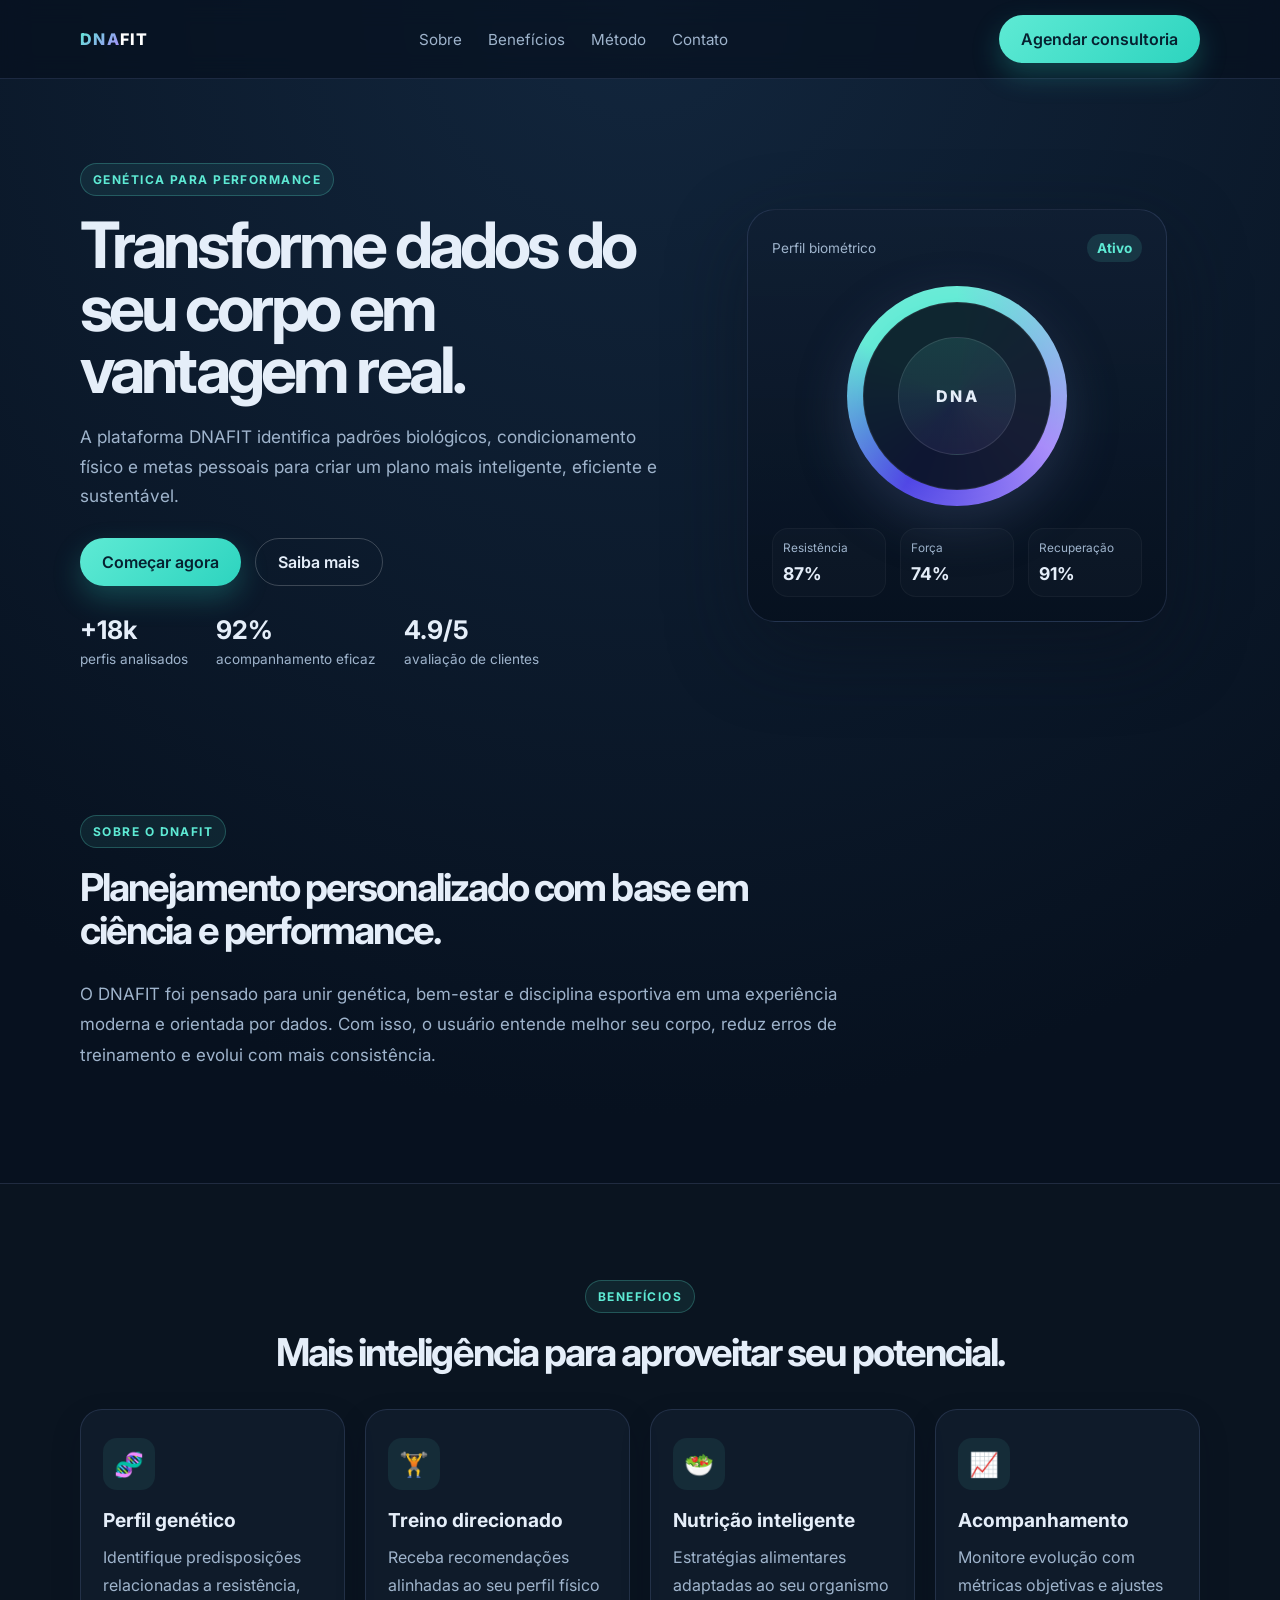
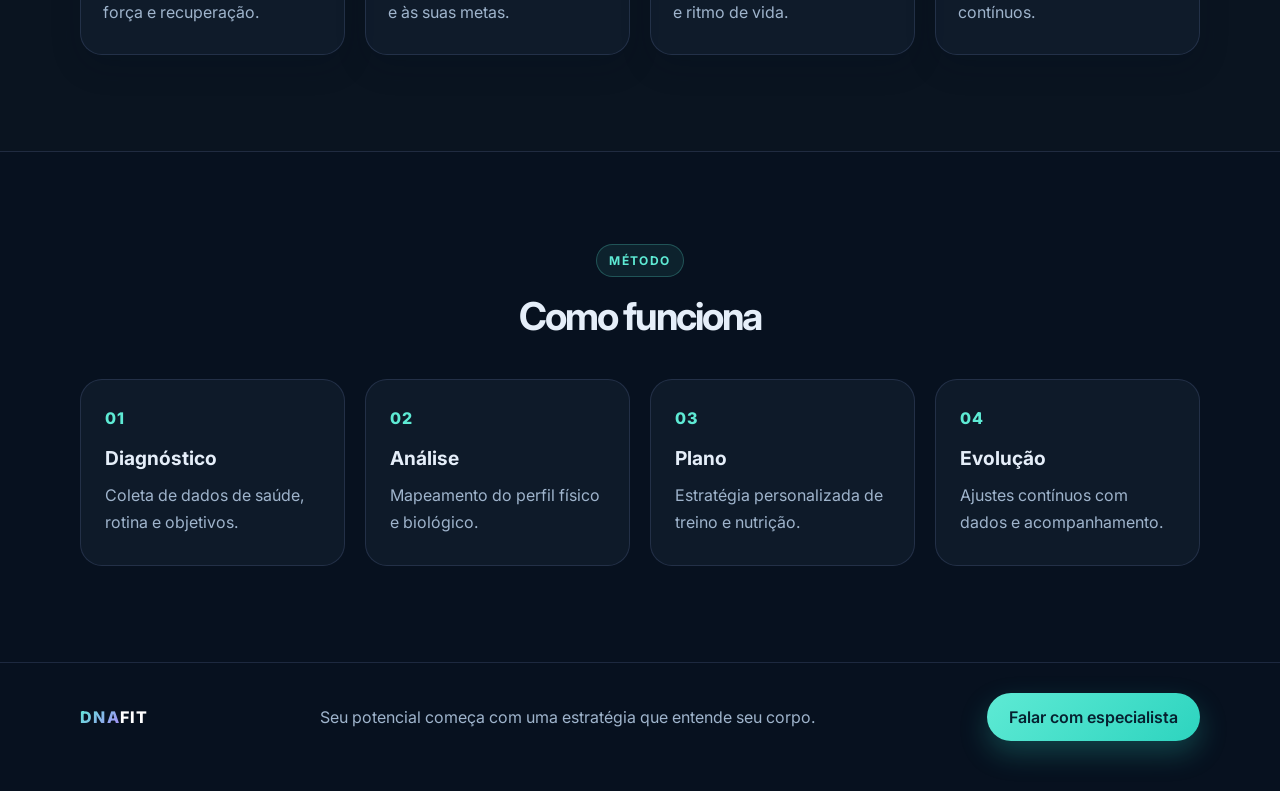
<file: index.html>
<!DOCTYPE html>
<html lang="pt-BR">
  <head>
    <meta charset="UTF-8" />
    <meta name="viewport" content="width=device-width, initial-scale=1.0" />
    <title>DNAFIT | Genética & Fitness</title>
    <meta
      name="description"
      content="DNAFIT conecta análise genética, desempenho físico e estratégias personalizadas para melhorar o condicionamento e a saúde."
    />
    <link rel="preconnect" href="https://fonts.googleapis.com" />
    <link rel="preconnect" href="https://fonts.gstatic.com" crossorigin />
    <link
      href="https://fonts.googleapis.com/css2?family=Inter:wght@400;500;600;700;800&display=swap"
      rel="stylesheet"
    />
    <link rel="stylesheet" href="styles.css" />
  </head>
  <body>
    <header class="topbar">
      <div class="container nav">
        <div class="brand">
          <span class="brand-mark">DNA</span>
          <span class="brand-name">FIT</span>
        </div>
        <nav class="menu">
          <a href="#sobre">Sobre</a>
          <a href="#beneficios">Benefícios</a>
          <a href="#metodo">Método</a>
          <a href="#contato">Contato</a>
        </nav>
        <button class="button button-primary">Agendar consultoria</button>
      </div>
    </header>

    <main>
      <section class="hero">
        <div class="container hero-grid">
          <div class="hero-copy">
            <span class="eyebrow">Genética para performance</span>
            <h1>Transforme dados do seu corpo em vantagem real.</h1>
            <p>
              A plataforma DNAFIT identifica padrões biológicos, condicionamento físico e
              metas pessoais para criar um plano mais inteligente, eficiente e sustentável.
            </p>
            <div class="hero-actions">
              <button class="button button-primary">Começar agora</button>
              <button class="button button-secondary">Saiba mais</button>
            </div>
            <ul class="hero-stats">
              <li><strong>+18k</strong><span>perfis analisados</span></li>
              <li><strong>92%</strong><span>acompanhamento eficaz</span></li>
              <li><strong>4.9/5</strong><span>avaliação de clientes</span></li>
            </ul>
          </div>

          <div class="hero-visual" aria-label="Card de análise biológica">
            <div class="analysis-card">
              <div class="card-header">
                <span>Perfil biométrico</span>
                <span class="status">Ativo</span>
              </div>
              <div class="dna-ring">
                <div class="ring-center">
                  <span>DNA</span>
                </div>
              </div>
              <div class="metrics">
                <div>
                  <label>Resistência</label>
                  <strong>87%</strong>
                </div>
                <div>
                  <label>Força</label>
                  <strong>74%</strong>
                </div>
                <div>
                  <label>Recuperação</label>
                  <strong>91%</strong>
                </div>
              </div>
            </div>
          </div>
        </div>
      </section>

      <section id="sobre" class="section">
        <div class="container intro">
          <div class="section-title">
            <span class="eyebrow">Sobre o DNAFIT</span>
            <h2>Planejamento personalizado com base em ciência e performance.</h2>
          </div>
          <p>
            O DNAFIT foi pensado para unir genética, bem-estar e disciplina esportiva em uma
            experiência moderna e orientada por dados. Com isso, o usuário entende melhor seu
            corpo, reduz erros de treinamento e evolui com mais consistência.
          </p>
        </div>
      </section>

      <section id="beneficios" class="section section-alt">
        <div class="container">
          <div class="section-title center">
            <span class="eyebrow">Benefícios</span>
            <h2>Mais inteligência para aproveitar seu potencial.</h2>
          </div>

          <div class="feature-grid">
            <article class="feature-card">
              <div class="icon">🧬</div>
              <h3>Perfil genético</h3>
              <p>Identifique predisposições relacionadas a resistência, força e recuperação.</p>
            </article>
            <article class="feature-card">
              <div class="icon">🏋️</div>
              <h3>Treino direcionado</h3>
              <p>Receba recomendações alinhadas ao seu perfil físico e às suas metas.</p>
            </article>
            <article class="feature-card">
              <div class="icon">🥗</div>
              <h3>Nutrição inteligente</h3>
              <p>Estratégias alimentares adaptadas ao seu organismo e ritmo de vida.</p>
            </article>
            <article class="feature-card">
              <div class="icon">📈</div>
              <h3>Acompanhamento</h3>
              <p>Monitore evolução com métricas objetivas e ajustes contínuos.</p>
            </article>
          </div>
        </div>
      </section>

      <section id="metodo" class="section process">
        <div class="container">
          <div class="section-title center">
            <span class="eyebrow">Método</span>
            <h2>Como funciona</h2>
          </div>

          <div class="steps">
            <div class="step">
              <span>01</span>
              <h3>Diagnóstico</h3>
              <p>Coleta de dados de saúde, rotina e objetivos.</p>
            </div>
            <div class="step">
              <span>02</span>
              <h3>Análise</h3>
              <p>Mapeamento do perfil físico e biológico.</p>
            </div>
            <div class="step">
              <span>03</span>
              <h3>Plano</h3>
              <p>Estratégia personalizada de treino e nutrição.</p>
            </div>
            <div class="step">
              <span>04</span>
              <h3>Evolução</h3>
              <p>Ajustes contínuos com dados e acompanhamento.</p>
            </div>
          </div>
        </div>
      </section>
    </main>

    <footer id="contato" class="footer">
      <div class="container footer-inner">
        <div>
          <div class="brand footer-brand">
            <span class="brand-mark">DNA</span>
            <span class="brand-name">FIT</span>
          </div>
        </div>
        <div class="footer-copy">
          <p>Seu potencial começa com uma estratégia que entende seu corpo.</p>
        </div>
        <button class="button button-primary">Falar com especialista</button>
      </div>
    </footer>

    <script src="script.js"></script>
  </body>
</html>
</file>
<file: styles.css>
* {
  box-sizing: border-box;
}

:root {
  --bg: #07111f;
  --bg-soft: #0e1c2d;
  --panel: rgba(15, 26, 42, 0.9);
  --panel-strong: #101f33;
  --primary: #5eead4;
  --primary-strong: #2dd4bf;
  --accent: #a78bfa;
  --text: #e5eef9;
  --muted: #9fb4cc;
  --line: rgba(165, 180, 252, 0.14);
  --shadow: rgba(11, 17, 29, 0.45);
}

html {
  scroll-behavior: smooth;
}

body {
  margin: 0;
  font-family: "Inter", sans-serif;
  background: radial-gradient(circle at top, #12263d 0%, var(--bg) 45%);
  color: var(--text);
}

a {
  color: inherit;
  text-decoration: none;
}

button {
  font: inherit;
  cursor: pointer;
  border: none;
}

.container {
  width: min(1120px, calc(100% - 32px));
  margin: 0 auto;
}

.topbar {
  position: sticky;
  top: 0;
  z-index: 20;
  background: rgba(7, 17, 31, 0.7);
  backdrop-filter: blur(12px);
  border-bottom: 1px solid var(--line);
}

.nav {
  display: flex;
  justify-content: space-between;
  align-items: center;
  min-height: 78px;
  gap: 20px;
}

.brand {
  display: inline-flex;
  align-items: center;
  font-weight: 800;
  letter-spacing: 0.08em;
}

.brand-mark {
  background: linear-gradient(135deg, var(--primary), var(--accent));
  -webkit-background-clip: text;
  background-clip: text;
  color: transparent;
}

.brand-name {
  color: #ffffff;
}

.menu {
  display: flex;
  align-items: center;
  gap: 26px;
  color: var(--muted);
  font-size: 0.95rem;
}

.menu a:hover {
  color: var(--text);
}

.button {
  display: inline-flex;
  align-items: center;
  justify-content: center;
  min-height: 48px;
  padding: 0 22px;
  border-radius: 999px;
  font-weight: 600;
  transition: transform 0.2s ease, box-shadow 0.2s ease;
}

.button:hover {
  transform: translateY(-1px);
}

.button-primary {
  background: linear-gradient(135deg, var(--primary), var(--primary-strong));
  color: #062130;
  box-shadow: 0 12px 28px rgba(45, 212, 191, 0.25);
}

.button-secondary {
  background: transparent;
  border: 1px solid rgba(255, 255, 255, 0.2);
  color: var(--text);
}

.hero {
  padding: 84px 0 52px;
}

.hero-grid {
  display: grid;
  grid-template-columns: 1.1fr 0.9fr;
  gap: 42px;
  align-items: center;
}

.eyebrow {
  display: inline-block;
  margin-bottom: 18px;
  padding: 8px 12px;
  border: 1px solid rgba(94, 234, 212, 0.25);
  border-radius: 999px;
  font-size: 0.75rem;
  font-weight: 700;
  letter-spacing: 0.12em;
  text-transform: uppercase;
  background: rgba(94, 234, 212, 0.08);
  color: var(--primary);
}

.hero-copy h1 {
  margin: 0 0 20px;
  font-size: clamp(2.7rem, 5vw, 5rem);
  line-height: 0.98;
  letter-spacing: -0.06em;
}

.hero-copy p {
  max-width: 600px;
  color: var(--muted);
  font-size: 1.08rem;
  line-height: 1.7;
}

.hero-actions {
  display: flex;
  flex-wrap: wrap;
  gap: 14px;
  margin: 28px 0;
}

.hero-stats {
  display: flex;
  flex-wrap: wrap;
  gap: 28px;
  list-style: none;
  padding: 0;
  margin: 22px 0 0;
}

.hero-stats li {
  display: flex;
  flex-direction: column;
  gap: 6px;
}

.hero-stats strong {
  font-size: 1.6rem;
}

.hero-stats span {
  color: var(--muted);
  font-size: 0.85rem;
}

.hero-visual {
  display: flex;
  justify-content: center;
}

.analysis-card {
  width: min(420px, 100%);
  padding: 24px;
  border-radius: 28px;
  background: linear-gradient(180deg, rgba(16, 31, 51, 0.9), rgba(7, 17, 31, 0.95));
  border: 1px solid var(--line);
  box-shadow: 0 28px 80px var(--shadow);
}

.card-header {
  display: flex;
  justify-content: space-between;
  align-items: center;
  margin-bottom: 24px;
  color: var(--muted);
  font-size: 0.85rem;
}

.status {
  padding: 6px 10px;
  border-radius: 999px;
  background: rgba(94, 234, 212, 0.12);
  color: var(--primary);
  font-weight: 700;
}

.dna-ring {
  position: relative;
  width: 220px;
  height: 220px;
  margin: 0 auto 22px;
  border-radius: 50%;
  background: conic-gradient(
    from 0deg,
    var(--primary) 0deg,
    var(--accent) 120deg,
    #4f46e5 210deg,
    var(--primary) 300deg,
    var(--primary) 360deg
  );
  display: grid;
  place-items: center;
  box-shadow: inset 0 10px 30px rgba(255, 255, 255, 0.1), 0 18px 50px rgba(73, 88, 128, 0.35);
}

.dna-ring::before {
  content: "";
  position: absolute;
  inset: 16px;
  border-radius: 50%;
  background: rgba(7, 17, 31, 0.9);
  border: 1px solid rgba(255, 255, 255, 0.08);
}

.ring-center {
  position: relative;
  z-index: 1;
  width: 118px;
  height: 118px;
  border-radius: 50%;
  display: grid;
  place-items: center;
  font-weight: 800;
  letter-spacing: 0.14em;
  background: linear-gradient(180deg, rgba(94, 234, 212, 0.12), rgba(167, 139, 250, 0.08));
  border: 1px solid rgba(255, 255, 255, 0.1);
}

.metrics {
  display: grid;
  grid-template-columns: repeat(3, minmax(0, 1fr));
  gap: 14px;
}

.metrics div {
  padding: 12px 10px;
  border-radius: 16px;
  background: rgba(255, 255, 255, 0.02);
  border: 1px solid rgba(255, 255, 255, 0.04);
}

.metrics label {
  display: block;
  margin-bottom: 8px;
  color: var(--muted);
  font-size: 0.74rem;
}

.metrics strong {
  font-size: 1.1rem;
  color: var(--text);
}

.section {
  padding: 96px 0;
}

.section-alt {
  background: rgba(12, 22, 34, 0.7);
  border-top: 1px solid var(--line);
  border-bottom: 1px solid var(--line);
}

.section-title {
  max-width: 740px;
  margin-bottom: 28px;
}

.section-title.center {
  margin-left: auto;
  margin-right: auto;
  text-align: center;
}

.section-title h2 {
  margin: 0;
  font-size: clamp(2rem, 3vw, 3rem);
  line-height: 1.1;
  letter-spacing: -0.05em;
}

.intro p {
  max-width: 760px;
  color: var(--muted);
  font-size: 1.06rem;
  line-height: 1.8;
}

.feature-grid {
  display: grid;
  grid-template-columns: repeat(4, minmax(0, 1fr));
  gap: 20px;
  margin-top: 36px;
}

.feature-card {
  padding: 28px 22px;
  border-radius: 22px;
  background: rgba(17, 29, 45, 0.8);
  border: 1px solid var(--line);
  box-shadow: 0 12px 30px rgba(7, 17, 31, 0.2);
}

.feature-card .icon {
  display: inline-flex;
  width: 52px;
  height: 52px;
  align-items: center;
  justify-content: center;
  border-radius: 14px;
  background: rgba(94, 234, 212, 0.08);
  font-size: 1.5rem;
  margin-bottom: 18px;
}

.feature-card h3 {
  margin: 0 0 12px;
  font-size: 1.2rem;
}

.feature-card p {
  margin: 0;
  color: var(--muted);
  line-height: 1.7;
}

.process {
  padding-top: 92px;
}

.steps {
  display: grid;
  grid-template-columns: repeat(4, minmax(0, 1fr));
  gap: 20px;
  margin-top: 42px;
}

.step {
  padding: 28px 24px;
  border-radius: 22px;
  background: rgba(17, 29, 45, 0.82);
  border: 1px solid var(--line);
}

.step span {
  display: inline-block;
  margin-bottom: 18px;
  font-weight: 800;
  color: var(--primary);
  letter-spacing: 0.08em;
}

.step h3 {
  margin: 0 0 12px;
  font-size: 1.2rem;
}

.step p {
  margin: 0;
  color: var(--muted);
  line-height: 1.7;
}

.footer {
  padding: 28px 0 48px;
  border-top: 1px solid var(--line);
}

.footer-inner {
  display: flex;
  justify-content: space-between;
  align-items: center;
  gap: 20px;
}

.footer-copy {
  color: var(--muted);
}

@media (max-width: 900px) {
  .hero-grid,
  .feature-grid,
  .steps {
    grid-template-columns: 1fr 1fr;
  }

  .menu {
    display: none;
  }
}

@media (max-width: 640px) {
  .hero-grid,
  .feature-grid,
  .steps,
  .metrics {
    grid-template-columns: 1fr;
  }

  .hero {
    padding-top: 54px;
  }

  .nav,
  .footer-inner {
    flex-direction: column;
    justify-content: center;
    text-align: center;
  }

  .button {
    width: 100%;
  }

  .hero-actions {
    flex-direction: column;
  }
}
</file>
